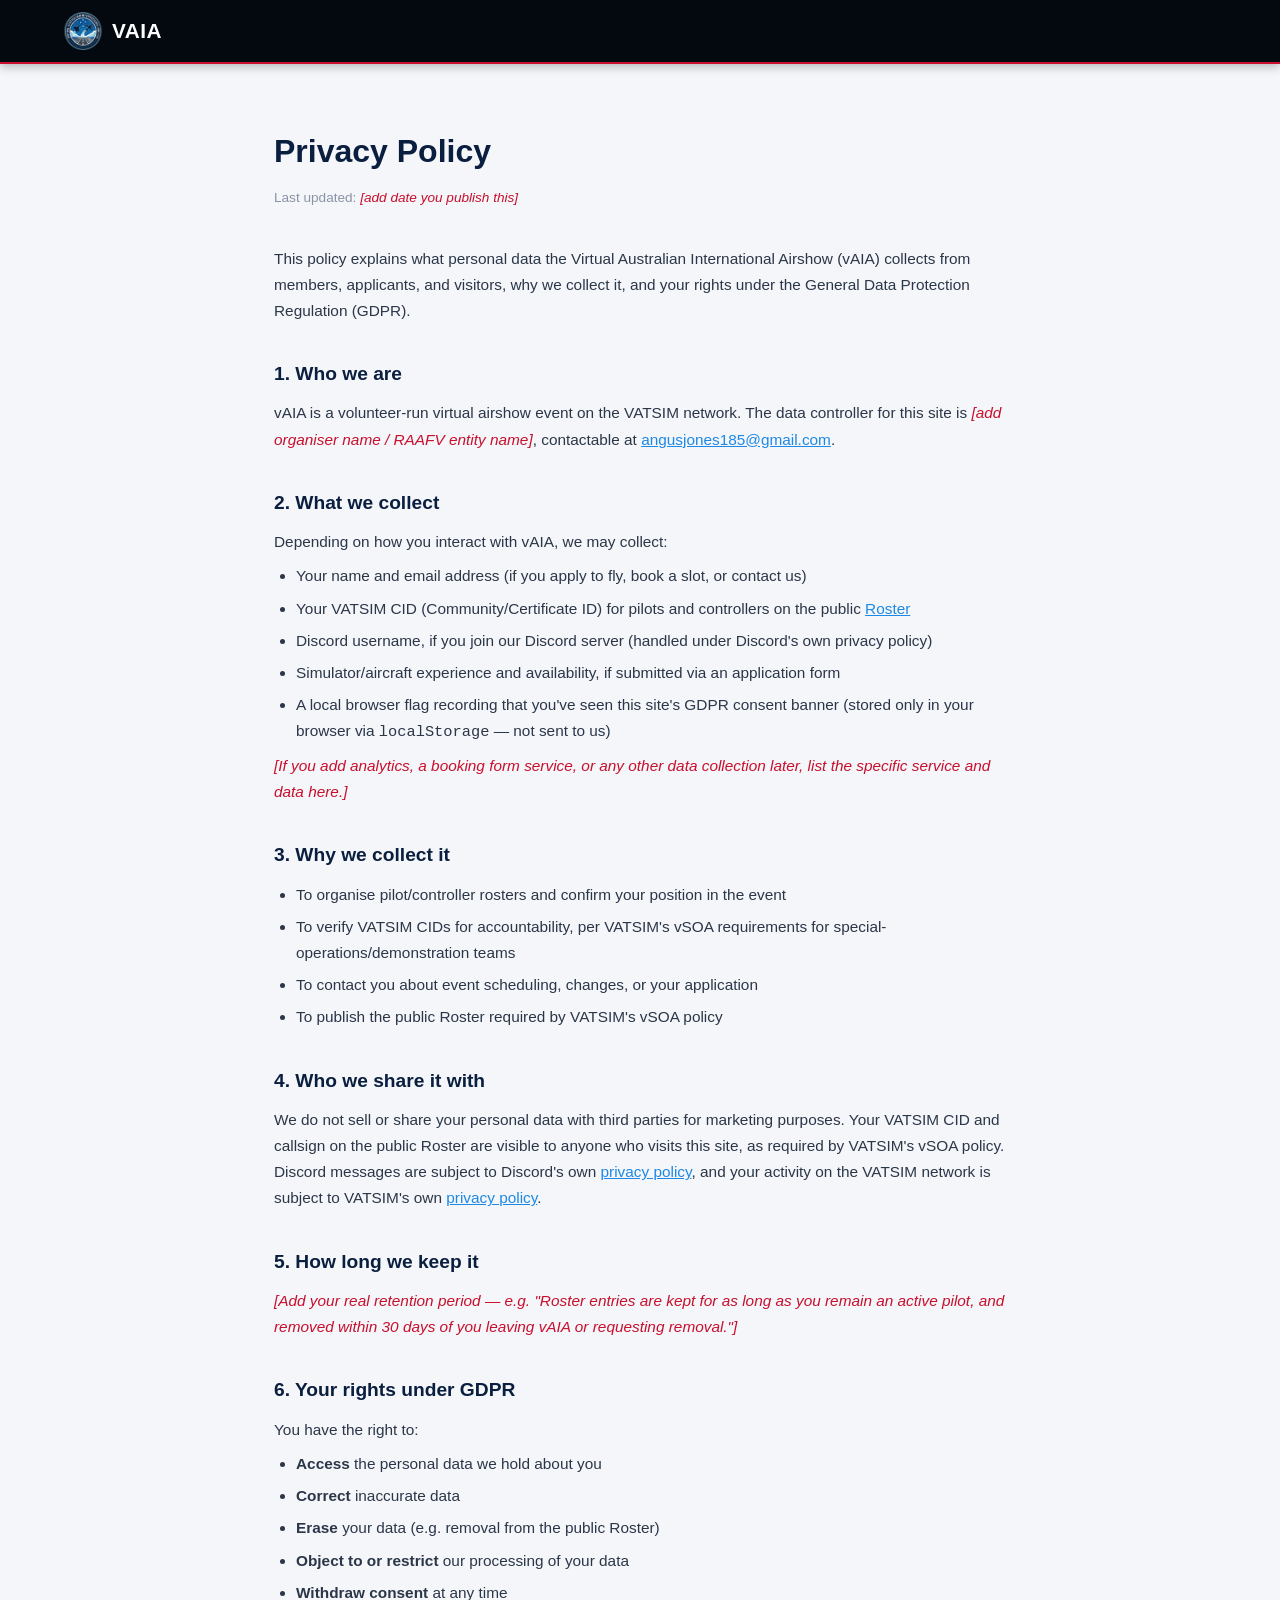
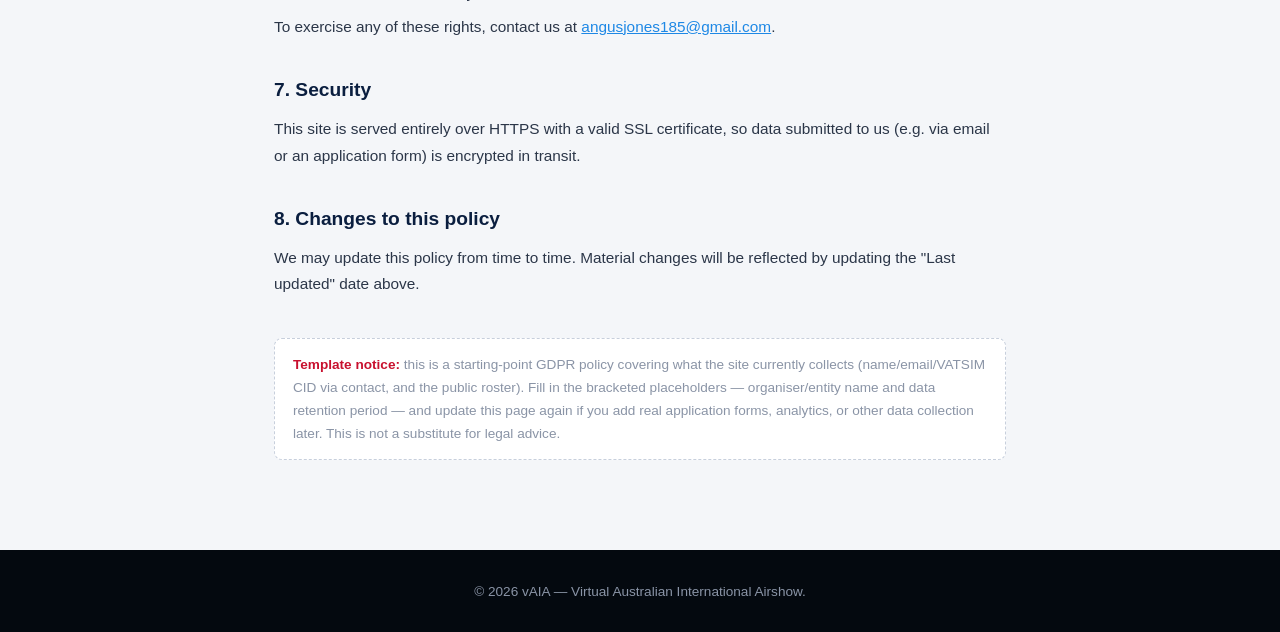
<file: privacy.html>
<!DOCTYPE html>
<html lang="en">
<head>
<meta charset="UTF-8">
<meta name="viewport" content="width=device-width, initial-scale=1.0">
<title>Privacy Policy — vAIA</title>
<meta name="description" content="vAIA GDPR Privacy Policy — what personal data we collect, why, and your rights.">
<link rel="icon" type="image/png" sizes="32x32" href="assets/img/shared/favicon-32.png">
<link rel="icon" type="image/png" sizes="64x64" href="assets/img/shared/favicon-64.png">
<link rel="apple-touch-icon" href="assets/img/shared/apple-touch-icon.png">
<style>
  :root { --navy: #0a1e3f; --navy-deep: #04090f; --sky: #1e88e5; --raaf-red: #c8102e; --off-white: #f4f6f9; --grey: #8a94a6; }
  * { box-sizing: border-box; margin: 0; padding: 0; }
  body { font-family: 'Segoe UI', Arial, sans-serif; background: var(--off-white); color: #1b2430; line-height: 1.7; }
  a { color: var(--sky); }
  .placeholder { color: var(--raaf-red); font-style: italic; }
  header { background: var(--navy-deep); color: white; position: sticky; top: 0; z-index: 100; box-shadow: 0 2px 10px rgba(0,0,0,0.3); border-bottom: 2px solid var(--raaf-red); }
  .nav-wrap { max-width: 1200px; margin: 0 auto; display: flex; align-items: center; justify-content: space-between; padding: 12px 24px; flex-wrap: wrap; }
  .brand { display: flex; align-items: center; gap: 10px; font-weight: 800; font-size: 1.3rem; color: white; text-decoration: none; text-transform: uppercase; letter-spacing: 0.5px; }
  .brand img { width: 38px; height: 38px; flex-shrink: 0; }
  main { max-width: 780px; margin: 0 auto; padding: 60px 24px 90px; }
  h1 { color: var(--navy); font-size: 2rem; margin-bottom: 8px; }
  .updated { color: var(--grey); font-size: 0.85rem; margin-bottom: 36px; }
  h2 { color: var(--navy); font-size: 1.2rem; margin: 34px 0 10px; }
  p, li { color: #2b3648; font-size: 0.96rem; }
  ul { padding-left: 22px; margin: 8px 0; }
  li { margin-bottom: 6px; }
  .note-box { margin-top: 40px; font-size: 0.85rem; color: var(--grey); background: white; border: 1px dashed #c7cfdc; border-radius: 8px; padding: 14px 18px; }
  .note-box strong { color: var(--raaf-red); }
  footer { background: var(--navy-deep); color: var(--grey); padding: 30px 24px; text-align: center; font-size: 0.85rem; }
  footer a { color: var(--sky); }
</style>
</head>
<body>

<header>
  <div class="nav-wrap">
    <a class="brand" href="index.html"><img src="assets/img/shared/brand-badge.png" alt="vAIA"> vAIA</a>
  </div>
</header>

<main>
  <h1>Privacy Policy</h1>
  <p class="updated">Last updated: <span class="placeholder">[add date you publish this]</span></p>

  <p>This policy explains what personal data the Virtual Australian International Airshow (vAIA) collects from members, applicants, and visitors, why we collect it, and your rights under the General Data Protection Regulation (GDPR).</p>

  <h2>1. Who we are</h2>
  <p>vAIA is a volunteer-run virtual airshow event on the VATSIM network. The data controller for this site is <span class="placeholder">[add organiser name / RAAFV entity name]</span>, contactable at <a href="mailto:angusjones185@gmail.com">angusjones185@gmail.com</a>.</p>

  <h2>2. What we collect</h2>
  <p>Depending on how you interact with vAIA, we may collect:</p>
  <ul>
    <li>Your name and email address (if you apply to fly, book a slot, or contact us)</li>
    <li>Your VATSIM CID (Community/Certificate ID) for pilots and controllers on the public <a href="roster.html">Roster</a></li>
    <li>Discord username, if you join our Discord server (handled under Discord's own privacy policy)</li>
    <li>Simulator/aircraft experience and availability, if submitted via an application form</li>
    <li>A local browser flag recording that you've seen this site's GDPR consent banner (stored only in your browser via <code>localStorage</code> — not sent to us)</li>
  </ul>
  <p class="placeholder">[If you add analytics, a booking form service, or any other data collection later, list the specific service and data here.]</p>

  <h2>3. Why we collect it</h2>
  <ul>
    <li>To organise pilot/controller rosters and confirm your position in the event</li>
    <li>To verify VATSIM CIDs for accountability, per VATSIM's vSOA requirements for special-operations/demonstration teams</li>
    <li>To contact you about event scheduling, changes, or your application</li>
    <li>To publish the public Roster required by VATSIM's vSOA policy</li>
  </ul>

  <h2>4. Who we share it with</h2>
  <p>We do not sell or share your personal data with third parties for marketing purposes. Your VATSIM CID and callsign on the public Roster are visible to anyone who visits this site, as required by VATSIM's vSOA policy. Discord messages are subject to Discord's own <a href="https://discord.com/privacy" target="_blank" rel="noopener">privacy policy</a>, and your activity on the VATSIM network is subject to VATSIM's own <a href="https://www.vatsim.net" target="_blank" rel="noopener">privacy policy</a>.</p>

  <h2>5. How long we keep it</h2>
  <p class="placeholder">[Add your real retention period — e.g. "Roster entries are kept for as long as you remain an active pilot, and removed within 30 days of you leaving vAIA or requesting removal."]</p>

  <h2>6. Your rights under GDPR</h2>
  <p>You have the right to:</p>
  <ul>
    <li><strong>Access</strong> the personal data we hold about you</li>
    <li><strong>Correct</strong> inaccurate data</li>
    <li><strong>Erase</strong> your data (e.g. removal from the public Roster)</li>
    <li><strong>Object to or restrict</strong> our processing of your data</li>
    <li><strong>Withdraw consent</strong> at any time</li>
  </ul>
  <p>To exercise any of these rights, contact us at <a href="mailto:angusjones185@gmail.com">angusjones185@gmail.com</a>.</p>

  <h2>7. Security</h2>
  <p>This site is served entirely over HTTPS with a valid SSL certificate, so data submitted to us (e.g. via email or an application form) is encrypted in transit.</p>

  <h2>8. Changes to this policy</h2>
  <p>We may update this policy from time to time. Material changes will be reflected by updating the "Last updated" date above.</p>

  <div class="note-box"><strong>Template notice:</strong> this is a starting-point GDPR policy covering what the site currently collects (name/email/VATSIM CID via contact, and the public roster). Fill in the bracketed placeholders — organiser/entity name and data retention period — and update this page again if you add real application forms, analytics, or other data collection later. This is not a substitute for legal advice.</div>
</main>

<footer>
  <div>© <span id="year"></span> vAIA — Virtual Australian International Airshow.</div>
</footer>
<script>document.getElementById('year').textContent = new Date().getFullYear();</script>

</body>
</html>
</file>
